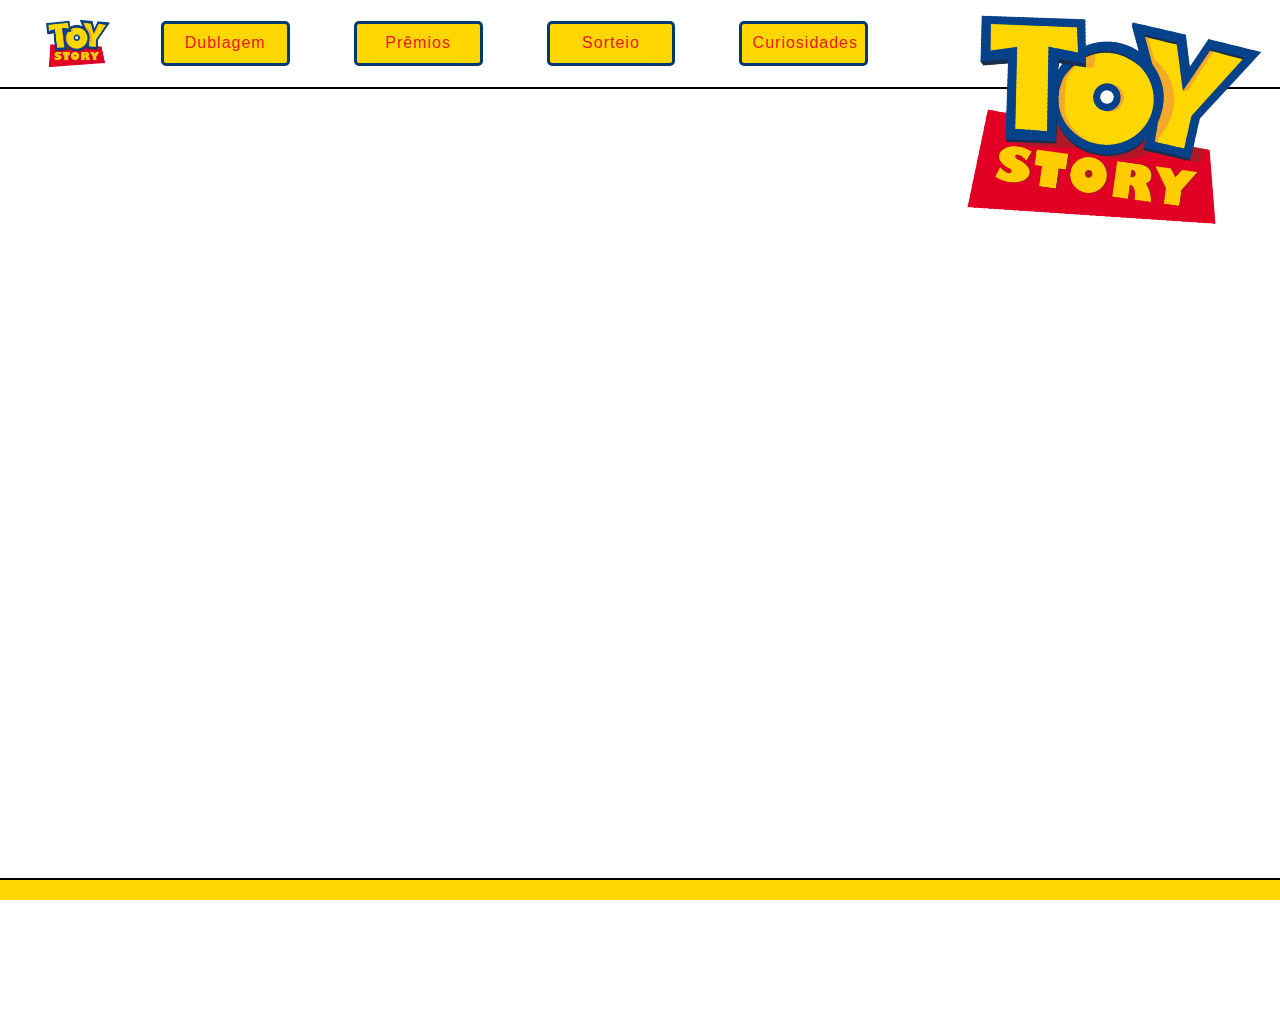
<file: Index.html>
<!DOCTYPE html>
<html lang="pt-br">
<head>
    <meta charset="UTF-8">
    <meta name="viewport" content="width=device-width, initial-scale=1.0">
    <title>Layout com CSS Grid e Iframes</title>
    <link rel="stylesheet" href="style.css">
    
</head>
<body>
    <div class="grid-container">
        <header class="header">
            <img src="toy-story-seeklogo.png" alt="Logo" class="mainlogo">
            <a href = "article.html" target = "article"> <img src="toy-story-seeklogo.png" alt="Logo" class="logo"></a>
            <div class = "botoes">
                <a href = "dublagem.html" target = "article" class="nav"> Dublagem</a>
                <a href = "Premios.html" target = "article" class="nav"> Prêmios</a>
                <a href = "sorteio.html" target = "article" class="nav">Sorteio</a>
                <a href = "curiosidades.html" target = "article" class="nav">Curiosidades</a>
        </header>

    

        <div class="main-content">
           
                <iframe src="article.html" frameborder="0"  name = "article"></iframe>
        
        </div>
         <footer class="footer">
        
        </footer>
    </div>
</body>
</html>
</file>
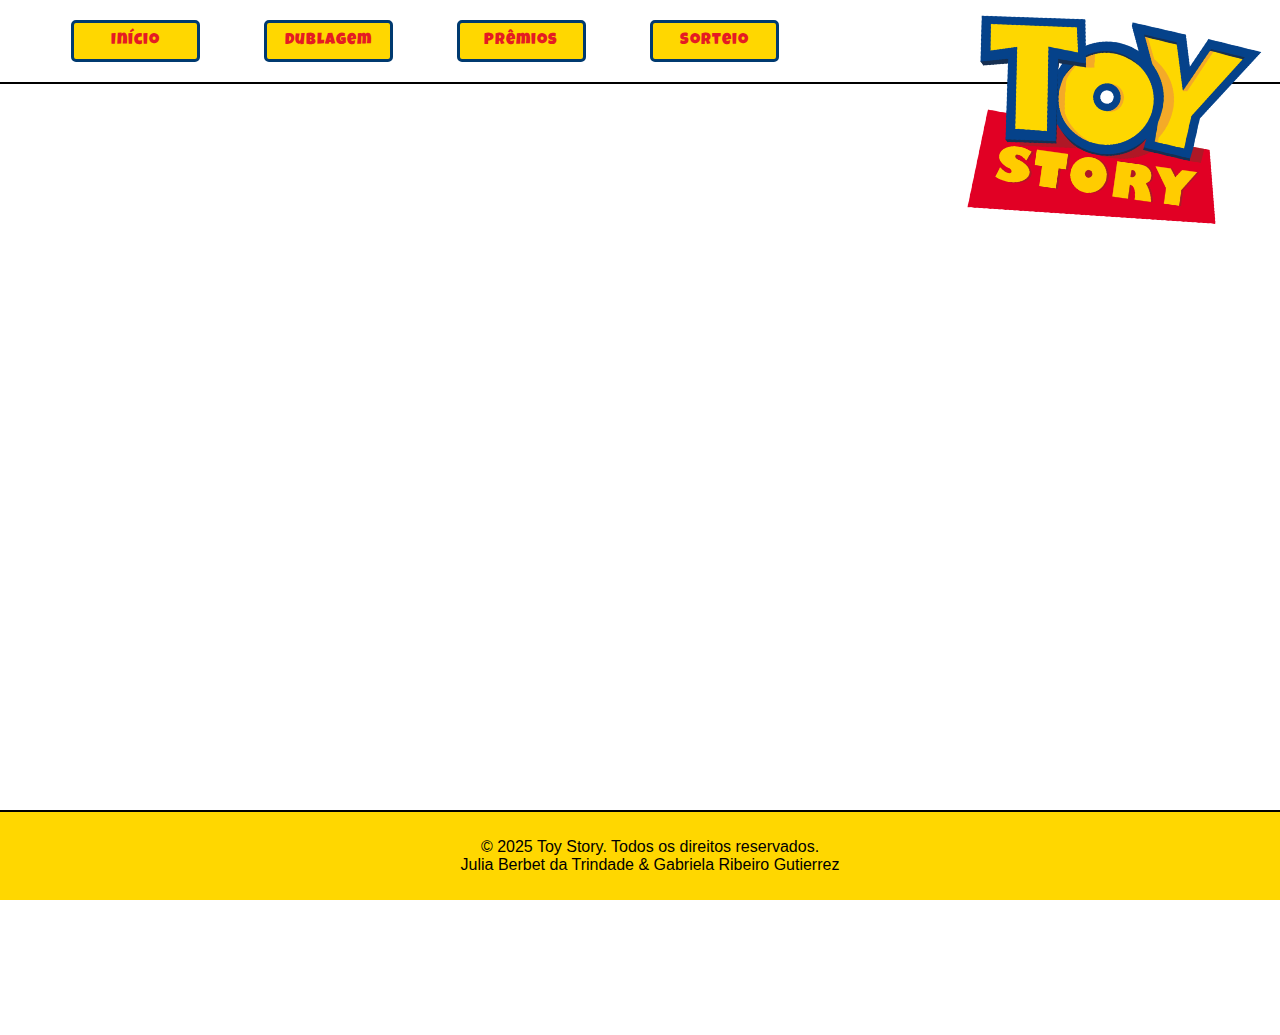
<file: index.html>
<!DOCTYPE html>
<html lang="pt-br">

<head>
    <meta charset="UTF-8">
    <meta name="viewport" content="width=device-width, initial-scale=1.0">
    <title>Toy Story </title>
    <link rel="stylesheet" href="style.css">
    <link href="https://fonts.googleapis.com/css2?family=Luckiest+Guy&display=swap" rel="stylesheet">

</head>

<body>
    <div class="grid-container">
        <header class="header">
         <img src="fotos/toy-story-seeklogo.png" alt="Logo" class="mainlogo">
            <div class="botoes">
                <a href="article.html" target="article" class="nav" name="active"> Início</a>
                <a href="dublagem.html" target="article" class="nav"> Dublagem</a>
                <a href="premios.html" target="article" class="nav"> Prêmios</a>
                <a href="sorteio.html" target="article" class="nav">Sorteio</a>
               
        </header>



        <div class="main-content">
            <iframe src="article.html" frameborder="0" name="article"></iframe>
        </div>
        <footer class="footer">
            <p>© 2025 Toy Story. Todos os direitos reservados.<br>
           
                Julia Berbet da Trindade & Gabriela Ribeiro Gutierrez
            </p>
        </footer>
    </div>

    

</body>


</html>
</file>
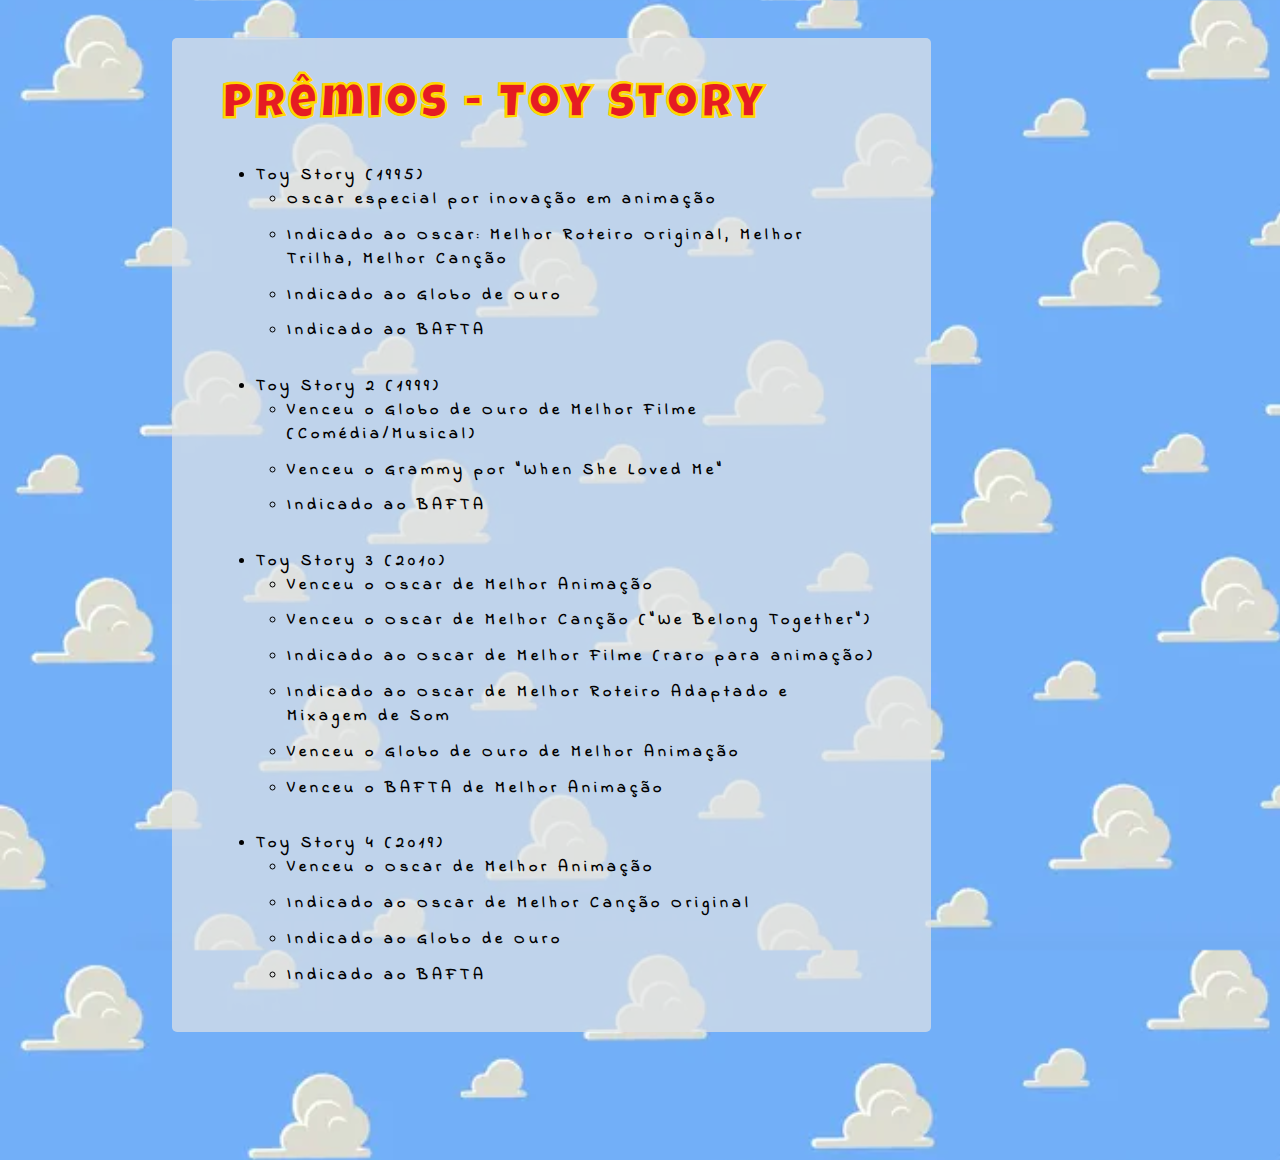
<file: premios.html>
<!DOCTYPE html>
<html lang="en">

<head>
    <meta charset="UTF-8">
    <meta name="viewport" content="width=device-width, initial-scale=1.0">
    <title>Prêmios - Toy Story</title>
    <link rel="stylesheet" href="premios.css">
     <link href="https://fonts.googleapis.com/css2?family=Luckiest+Guy&display=swap" rel="stylesheet">
    <style>
        @import url('https://fonts.googleapis.com/css2?family=Indie+Flower&display=swap');
    </style>
</head>

<body>
    <div class="list">
        <h1>Prêmios - Toy Story</h1>
        <ul>
            <li><strong>Toy Story (1995)</strong>
                <ul>
                    <li>Oscar especial por inovação em animação</li>
                    <li>Indicado ao Oscar: Melhor Roteiro Original, Melhor Trilha, Melhor Canção</li>
                    <li>Indicado ao Globo de Ouro</li>
                    <li>Indicado ao BAFTA</li>
                </ul>
            </li>

            <li><strong>Toy Story 2 (1999)</strong>
                <ul>
                    <li>Venceu o Globo de Ouro de Melhor Filme (Comédia/Musical)</li>
                    <li>Venceu o Grammy por "When She Loved Me"</li>
                    <li>Indicado ao BAFTA</li>
                </ul>
            </li>

            <li><strong>Toy Story 3 (2010)</strong>
                <ul>
                    <li>Venceu o Oscar de Melhor Animação</li>
                    <li>Venceu o Oscar de Melhor Canção ("We Belong Together")</li>
                    <li>Indicado ao Oscar de Melhor Filme (raro para animação)</li>
                    <li>Indicado ao Oscar de Melhor Roteiro Adaptado e Mixagem de Som</li>
                    <li>Venceu o Globo de Ouro de Melhor Animação</li>
                    <li>Venceu o BAFTA de Melhor Animação</li>
                </ul>
            </li>

            <li><strong>Toy Story 4 (2019)</strong>
                <ul>
                    <li>Venceu o Oscar de Melhor Animação</li>
                    <li>Indicado ao Oscar de Melhor Canção Original</li>
                    <li>Indicado ao Globo de Ouro</li>
                    <li>Indicado ao BAFTA</li>
                </ul>
            </li>
        </ul>
    </div>
    <br><br><br><br><br>
</body>

</html>
</file>
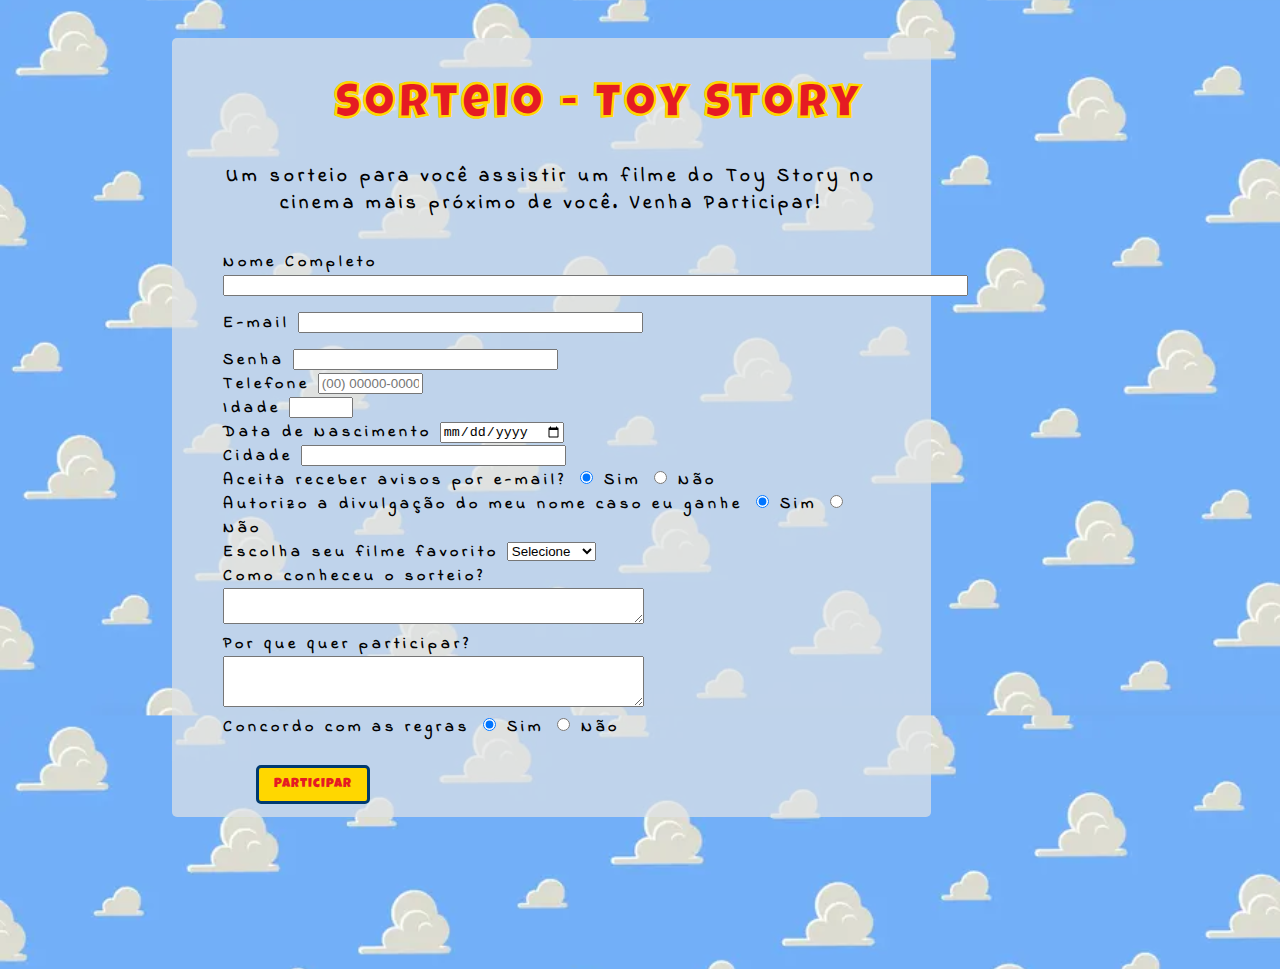
<file: sorteio.html>
<!DOCTYPE html>
<html lang="en">

<head>
    <meta charset="UTF-8">
    <meta name="viewport" content="width=device-width, initial-scale=1.0">
    <title>Sorteio - Toy Story</title>
    <link rel="stylesheet" href="sorteio.css">
    <link href="https://fonts.googleapis.com/css2?family=Luckiest+Guy&display=swap" rel="stylesheet">
    <style>
        @import url('https://fonts.googleapis.com/css2?family=Indie+Flower&display=swap');
    </style>
</head>

<body>
   
    <div class="formu">
         <h1>Sorteio - Toy Story</h1>
    <h3>Um sorteio para você assistir um filme do Toy Story no cinema mais próximo de você. Venha Participar!</h3>
        <form>
            <div class="nome">
                <label for="nome">Nome Completo</label>
                <input type="text" id="nome" size="90%">
            </div>
            <div class="email">
                <label for="email">E-mail</label>
                <input type="email" id="email" size="40%">
            </div>
            <div class="senha">
                <label for="senha">Senha</label>
                <input type="password" id="senha" size="30%">
            </div>
            <div class="tel">
                <label for="tel">Telefone</label>
                <input type="tel" id="tel" size="10%" placeholder="(00) 00000-0000">
            </div>
            <div class="age">
                <label for="age">Idade</label>
                <input class="inputage" type="number" id="age" min="0" max="120">
            </div>
            <div class="born">
                <label for="born">Data de Nascimento</label>
                <input type="date" id="born">
            </div>
            <div class="city">
                <label for="city">Cidade</label>
                <input type="text" id="city" size="30%">
            </div>
            <div class="aviso">
                <label for="aviso">Aceita receber avisos por e-mail?</label>
                <input type="radio" name="aviso" value="sim" checked>
                <label for="aviso">Sim</label>
                <input type="radio" name="aviso" value="nao">
                <label for="aviso">Não</label>
            </div>
            <div class="divu">
                <label for="divu">Autorizo a divulgação do meu nome caso eu ganhe</label>
                <input type="radio" name="divu" value="sim" checked>
                <label for="aviso">Sim</label>
                <input type="radio" name="divu" value="nao">
                <label for="aviso">Não</label>
            </div>
            <div class="escolha">
                <label for="escolhe">Escolha seu filme favorito</label>
                <select name="filme" size="1">
                    <option value="vazio">Selecione</option>
                    <option value="ts1">Toy Story</option>
                    <option value="ts2">Toy Story 2</option>
                    <option value="ts3">Toy Story 3</option>
                    <option value="ts4">Toy Story 4</option>
                </select>
            </div>
            <div class="know">
                <label for="know">Como conheceu o sorteio?</label><br>
                <textarea id="know" rows="2" cols="50"></textarea>
            </div>
            <div class="why">
                <label for="why">Por que quer participar?</label><br>
                <textarea id="why" rows="3" cols="50"></textarea>
            </div>
            <div class="agree">
                <label for="agree">Concordo com as regras</label>
                <input type="radio" name="agree" value="sim" checked>
                <label for="aviso">Sim</label>
                <input type="radio" name="agree" value="nao">
                <label for="aviso">Não</label>
            </div>
            <div class="submit">
                <button type="submit" id="submit">Participar</button>
            </div>
        </form>
    </div>
    <br><br><br><br><br><br>


</body>

</html>
</file>
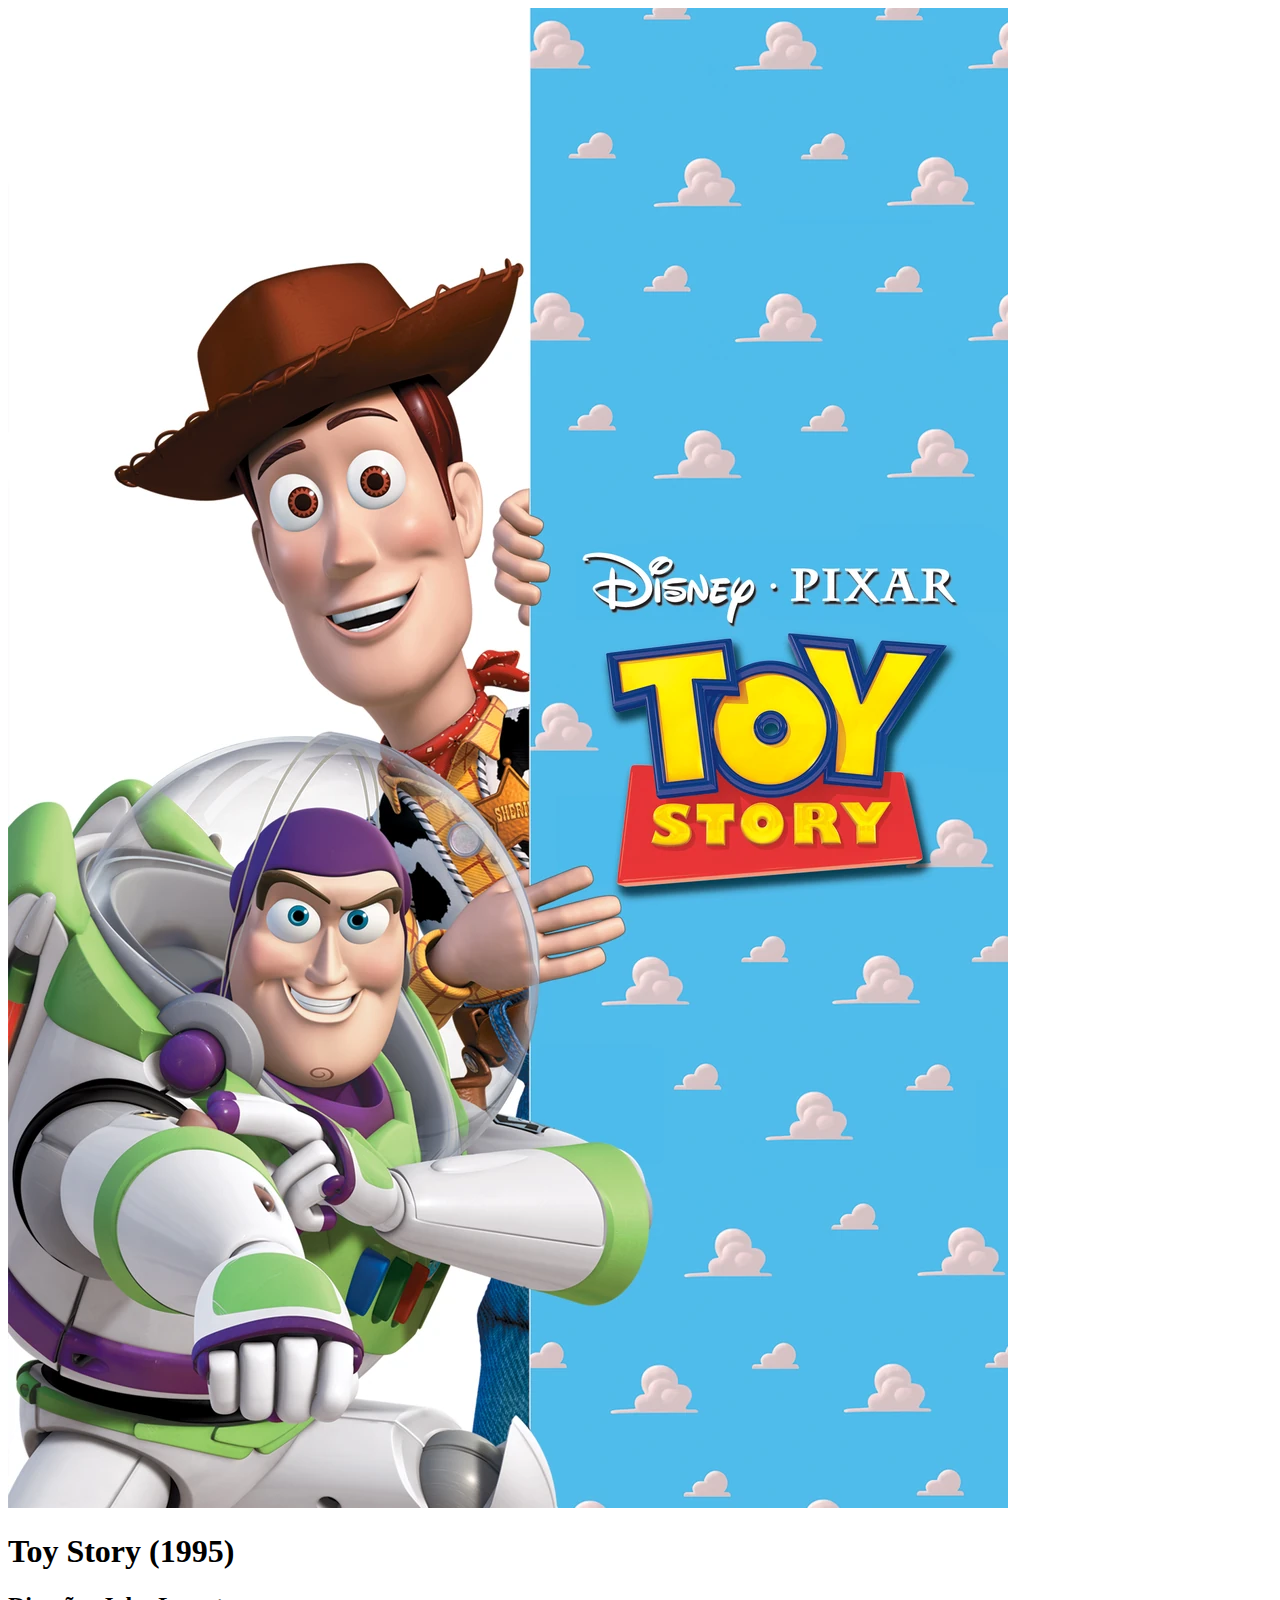
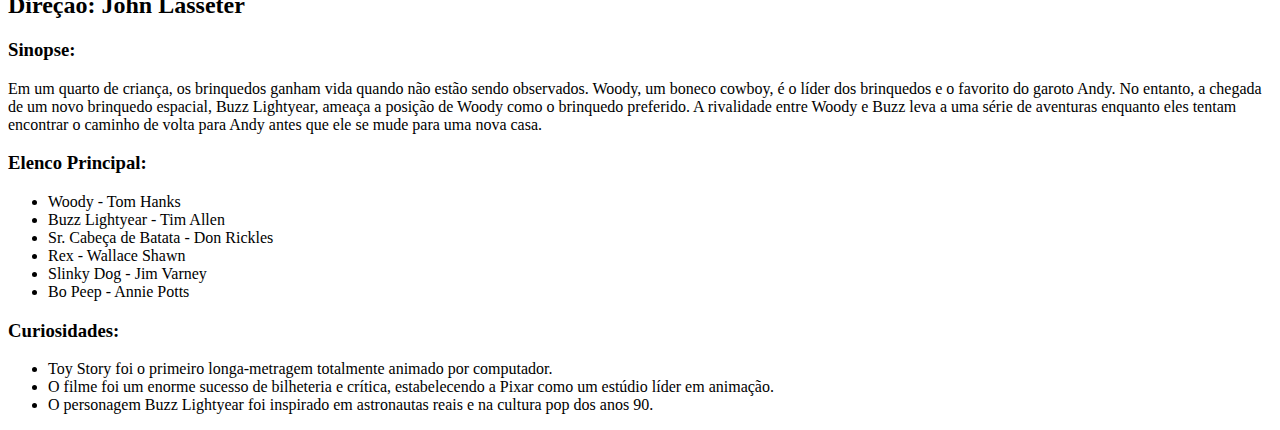
<file: ToyStory1.html>
<!DOCTYPE html>
<html lang="pt-br">

<head>
    <meta charset="UTF-8">
    <meta name="viewport" content="width=-, initial-scale=1.0">
    <title>Toy Story</title>
    <style>

    </style>


</head>

<body>
    <div class="tudo">
    <div class="foto">
       <img src="fotos/Toy_Story1.jpg" alt="Toy Story 1">
    </div>
<div class="conteudo">
    <h1>Toy Story (1995)</h1>
    <h2>Direção: John Lasseter</h2>
    <h3>Sinopse:</h3>
    <p>Em um quarto de criança, os brinquedos ganham vida quando não estão sendo observados. Woody, um boneco cowboy, é o líder dos brinquedos e o favorito do garoto Andy. No entanto, a chegada de um novo brinquedo espacial, Buzz Lightyear, ameaça a posição de Woody como o brinquedo preferido. A rivalidade entre Woody e Buzz leva a uma série de aventuras enquanto eles tentam encontrar o caminho de volta para Andy antes que ele se mude para uma nova casa.</p>
    <h3>Elenco Principal:</h3>
    <ul>
        <li>Woody - Tom Hanks</li>
        <li>Buzz Lightyear - Tim Allen</li>
        <li>Sr. Cabeça de Batata - Don Rickles</li>
        <li>Rex - Wallace Shawn</li>
        <li>Slinky Dog - Jim Varney</li>
        <li>Bo Peep - Annie Potts</li>
    </ul>
    <h3>Curiosidades:</h3>
    <ul>
        <li>Toy Story foi o primeiro longa-metragem totalmente animado por computador.</li>
        <li>O filme foi um enorme sucesso de bilheteria e crítica, estabelecendo a Pixar como um estúdio líder em animação.</li>
        <li>O personagem Buzz Lightyear foi inspirado em astronautas reais e na cultura pop dos anos 90.</li>
    </ul>
</div>

</body>

</html>
</file>
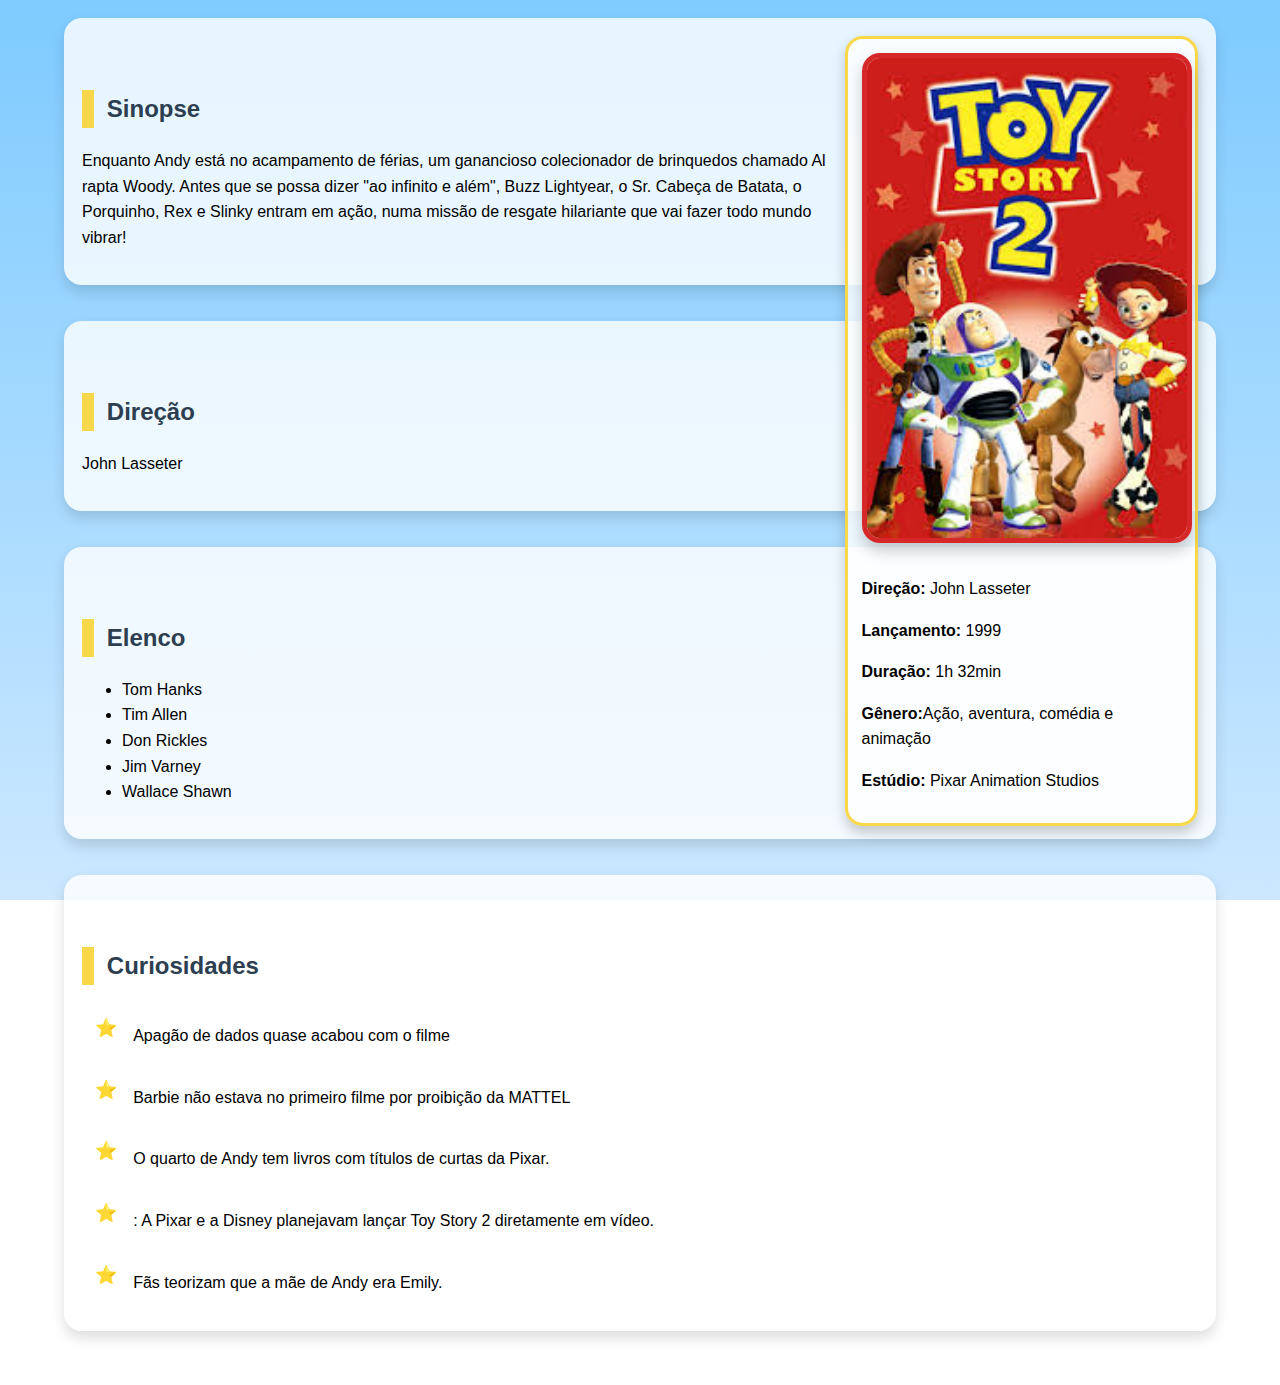
<file: ToyStory2.html>
<!DOCTYPE html>
<html lang="pt-br">
<head>
<meta charset="UTF-8">
<meta name="viewport" content="width=device-width, initial-scale=1.0">
<title>Toy Story (1995) – Wiki</title>

<style>

body {
    background: linear-gradient(#7ecbff, #cce8ff);
    background-attachment: fixed;
    font-family: Arial, sans-serif;
    line-height: 1.6;
    margin: 0;
    padding: 2vh;
    max-width: 90vw;
    margin-left: auto;
    margin-right: auto;
}


h1 {
    color: #2c3e50;
    text-align: center;
    margin-bottom: 4vh;
}

h2 {
    color: #2c3e50;
    border-left: 1vw solid #F8D74A;
    padding-left: 1vw;
    margin-top: 6vh;
}


.infobox {
    float: right;
    width: 25vw;               /* antes: 220px */
    background: #ffffffcc;
    padding: 1.5vh;
    border: 0.3vw solid #F8D74A;
    border-radius: 2vh;
    box-shadow: 0 0.5vw 1vw #0003;
    margin: 2vh;
}


.poster {
    width: 100%;
    border-radius: 2vh;
    border: 0.4vw solid #D62828;
    box-shadow: 0 0.6vw 1.2vw #0003;
    margin-bottom: 1vh;
}


.box {
    background: #ffffffcc;
    padding: 2vh;
    border-radius: 2vh;
    box-shadow: 0 0.5vw 1vw #0002;
    margin-bottom: 4vh;
}


.curios {
    width: 100%;
    border-collapse: collapse;
    margin-top: 2vh;
}

.curios td {
    padding: 2vh 0 2vh 4vw;
    border: none;
    position: relative;
}

.curios td::before {
    content: "⭐";
    position: absolute;
    left: 1vw;
    top: 1vh;
    color: #F8D74A;
    font-size: 2vh;
}

.curios td:hover {
    background: #ffffff66;
    border-radius: 2vh;
    transition: 0.2s;
}
</style>
</head>
<body>



<!-- INFOBOX -->
<div class="infobox">
    <img src="fotos/toy_story2.jpeg" alt="Toy Story Poster" class="poster">
    <p><strong>Direção:</strong> John Lasseter</p>
    <p><strong>Lançamento:</strong> 1999</p>
    <p><strong>Duração:</strong> 1h 32min</p>
    <p><strong>Gênero:</strong>Ação, aventura, comédia e animação</p>
    <p><strong>Estúdio:</strong> Pixar Animation Studios</p>
</div>

<!-- SINOPSE -->
<div class="box">
    <h2>Sinopse</h2>
    <p>
    Enquanto Andy está no acampamento de férias, um ganancioso colecionador de brinquedos chamado Al rapta Woody. Antes que se possa dizer "ao infinito e além", Buzz Lightyear, o Sr. Cabeça de Batata, o Porquinho, Rex e Slinky entram em ação, numa missão de resgate hilariante que vai fazer todo mundo vibrar!
    </p>
</div>

<!-- DIREÇÃO -->
<div class="box">
    <h2>Direção</h2>
    <p>John Lasseter</p>
</div>

<!-- ELENCO -->
<div class="box">
    <h2>Elenco</h2>
    <ul>
        <li>Tom Hanks </li>
        <li>Tim Allen </li>
        <li>Don Rickles </li>
        <li>Jim Varney </li>
        <li>Wallace Shawn </li>
    </ul>
</div>

<!-- CURIOSIDADES -->
<div class="box">
    <h2>Curiosidades</h2>

    <table class="curios">
        <tr>
            <td>Apagão de dados quase acabou com o filme</td>
        </tr>
        <tr>
            <td>Barbie não estava no primeiro filme por proibição da MATTEL</td>
        </tr>
        <tr>
            <td>O quarto de Andy tem livros com títulos de curtas da Pixar.</td>
        </tr>
        <tr>
            <td>: A Pixar e a Disney planejavam lançar Toy Story 2 diretamente em vídeo.</td>
        </tr>
        <tr>
            <td>Fãs teorizam que a mãe de Andy era Emily.</td>
        </tr>
    </table>
</div>

</body>
</html>
</file>
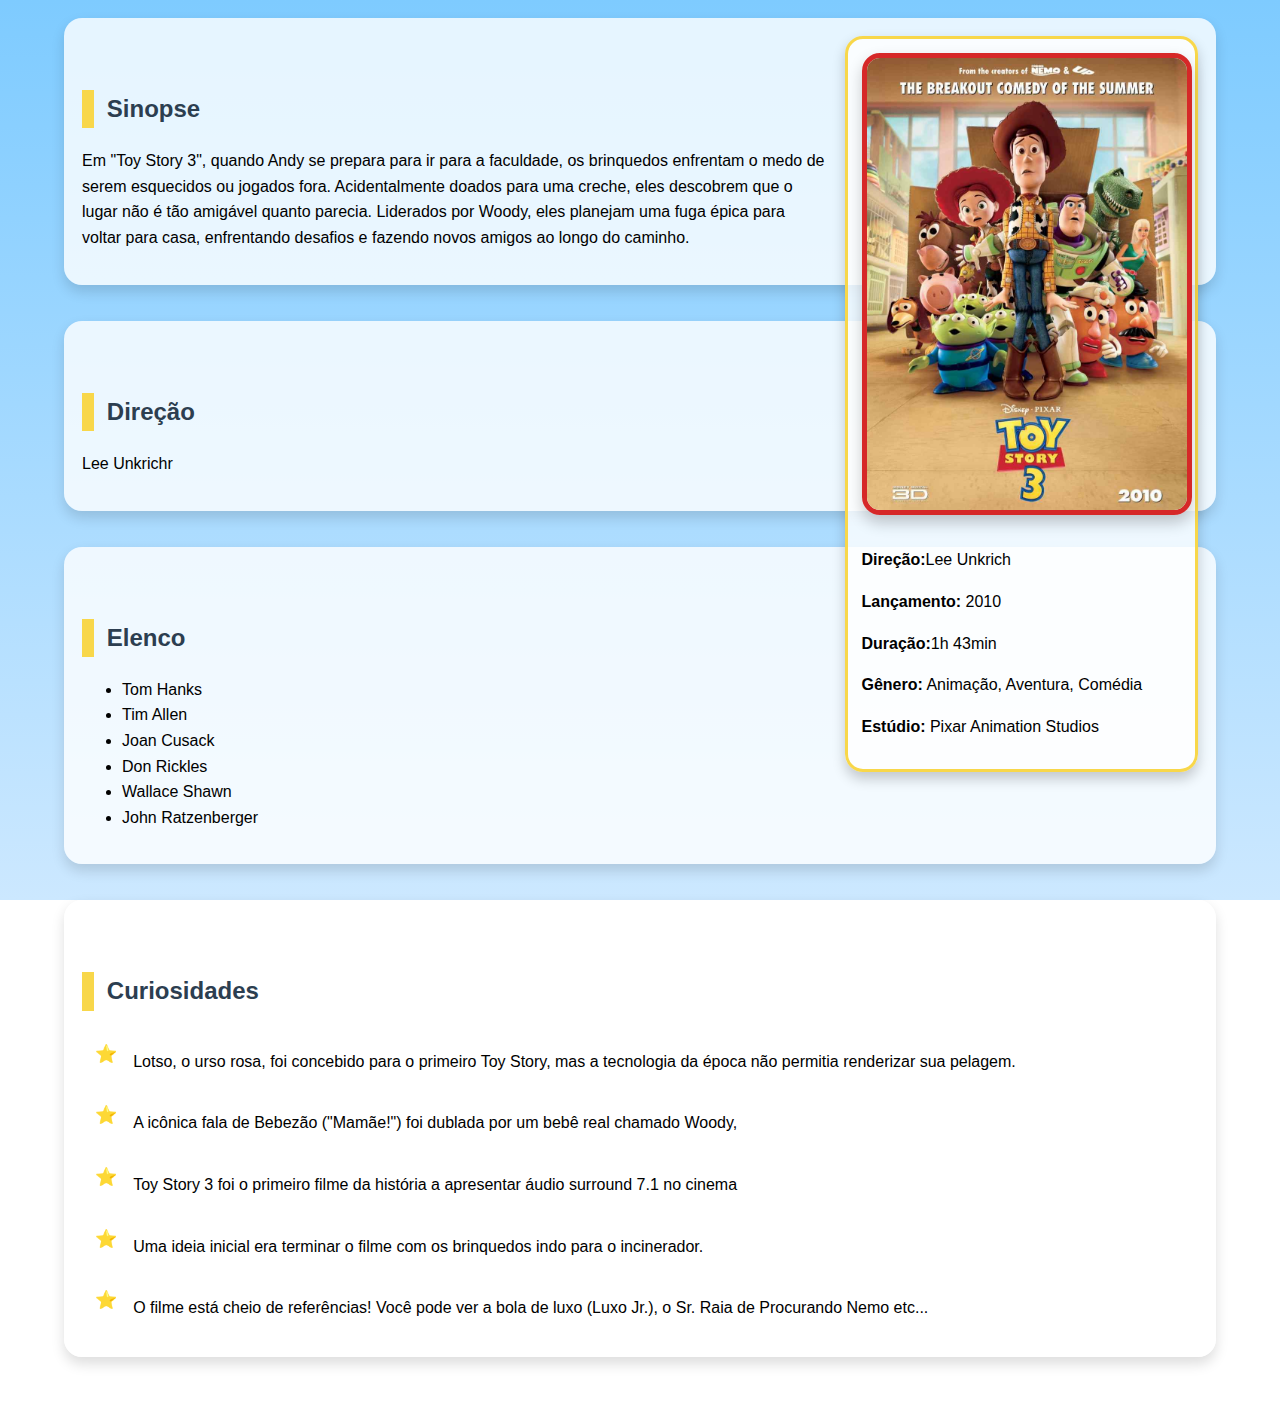
<file: ToyStory3.html>
<!DOCTYPE html>
<html lang="pt-br">
<head>
<meta charset="UTF-8">
<meta name="viewport" content="width=device-width, initial-scale=1.0">
<title>Toy Story 3</title>

<style>
/* Fundo estilo céu */
body {
    background: linear-gradient(#7ecbff, #cce8ff);
    background-attachment: fixed;
    font-family: Arial, sans-serif;
    line-height: 1.6;
    margin: 0;
    padding: 2vh;
    max-width: 90vw;
    margin-left: auto;
    margin-right: auto;
}

/* Títulos estilo wiki com faixa amarela */
h1 {
    color: #2c3e50;
    text-align: center;
    margin-bottom: 4vh;
}

h2 {
    color: #2c3e50;
    border-left: 1vw solid #F8D74A;
    padding-left: 1vw;
    margin-top: 6vh;
}

/* =============================
   INFOBOX AO LADO
   ============================= */
.infobox {
    float: right;
    width: 25vw;               /* antes: 220px */
    background: #ffffffcc;
    padding: 1.5vh;
    border: 0.3vw solid #F8D74A;
    border-radius: 2vh;
    box-shadow: 0 0.5vw 1vw #0003;
    margin: 2vh;
}

/* Poster dentro da infobox */
.poster {
    width: 100%;
    border-radius: 2vh;
    border: 0.4vw solid #D62828;
    box-shadow: 0 0.6vw 1.2vw #0003;
    margin-bottom: 1vh;
}

/* =============================
   CAIXAS DE TEXTO (SINOPSE ETC)
   ============================= */
.box {
    background: #ffffffcc;
    padding: 2vh;
    border-radius: 2vh;
    box-shadow: 0 0.5vw 1vw #0002;
    margin-bottom: 4vh;
}

/* =============================
   TABELA INVISÍVEL – CURIOSIDADES
   ============================= */
.curios {
    width: 100%;
    border-collapse: collapse;
    margin-top: 2vh;
}

.curios td {
    padding: 2vh 0 2vh 4vw;
    border: none;
    position: relative;
}

/* Estrelinha no lugar de bolinha */
.curios td::before {
    content: "⭐";
    position: absolute;
    left: 1vw;
    top: 1vh;
    color: #F8D74A;
    font-size: 2vh;
}

/* Pequeno efeito quando passa o mouse */
.curios td:hover {
    background: #ffffff66;
    border-radius: 2vh;
    transition: 0.2s;
}

</style>
</head>
<body>



<!-- INFOBOX -->
<div class="infobox">
    <img src="fotos/Toy_Story3.jpg" alt="Toy Story Poster" class="poster">
    <p><strong>Direção:</strong>Lee Unkrich</p>
    <p><strong>Lançamento:</strong> 2010</p>
    <p><strong>Duração:</strong>1h 43min</p>
    <p><strong>Gênero:</strong> Animação, Aventura, Comédia</p>
    <p><strong>Estúdio:</strong> Pixar Animation Studios</p>
</div>

<!-- SINOPSE -->
<div class="box">
    <h2>Sinopse</h2>
    <p>
       Em "Toy Story 3", quando Andy se prepara para ir para a faculdade, os brinquedos enfrentam o medo de serem esquecidos ou jogados fora. Acidentalmente doados para uma creche, eles descobrem que o lugar não é tão amigável quanto parecia. Liderados por Woody, eles planejam uma fuga épica para voltar para casa, enfrentando desafios e fazendo novos amigos ao longo do caminho.
    </p>
</div>

<!-- DIREÇÃO -->
<div class="box">
    <h2>Direção</h2>
    <p>Lee Unkrichr</p>
</div>

<!-- ELENCO -->
<div class="box">
    <h2>Elenco</h2>
    <ul>
     <li>Tom Hanks</li>  
       <li>Tim Allen</li>
      <li>Joan Cusack</li> 
       <li> Don Rickles</li>
       <li>Wallace  Shawn</li>  
       <li>  John Ratzenberger</li>  
        
    </ul>
</div>

<!-- CURIOSIDADES -->
<div class="box">
    <h2>Curiosidades</h2>

    <table class="curios">
        <tr>
            <td> Lotso, o urso rosa, foi concebido para o primeiro Toy Story, mas a tecnologia da época não permitia renderizar sua pelagem.</td>
        </tr>
        <tr>
            <td>A icônica fala de Bebezão ("Mamãe!") foi dublada por um bebê real chamado Woody,</td>
        </tr>
        <tr>
            <td>Toy Story 3 foi o primeiro filme da história a apresentar áudio surround 7.1 no cinema</td>
        </tr>
        <tr>
            <td> Uma ideia inicial era terminar o filme com os brinquedos indo para o incinerador.</td>
        </tr>
        <tr>
            <td>O filme está cheio de referências! Você pode ver a bola de luxo (Luxo Jr.), o Sr. Raia de Procurando Nemo etc...</td>
        </tr>
    </table>
</div>

</body>
</html>
</file>
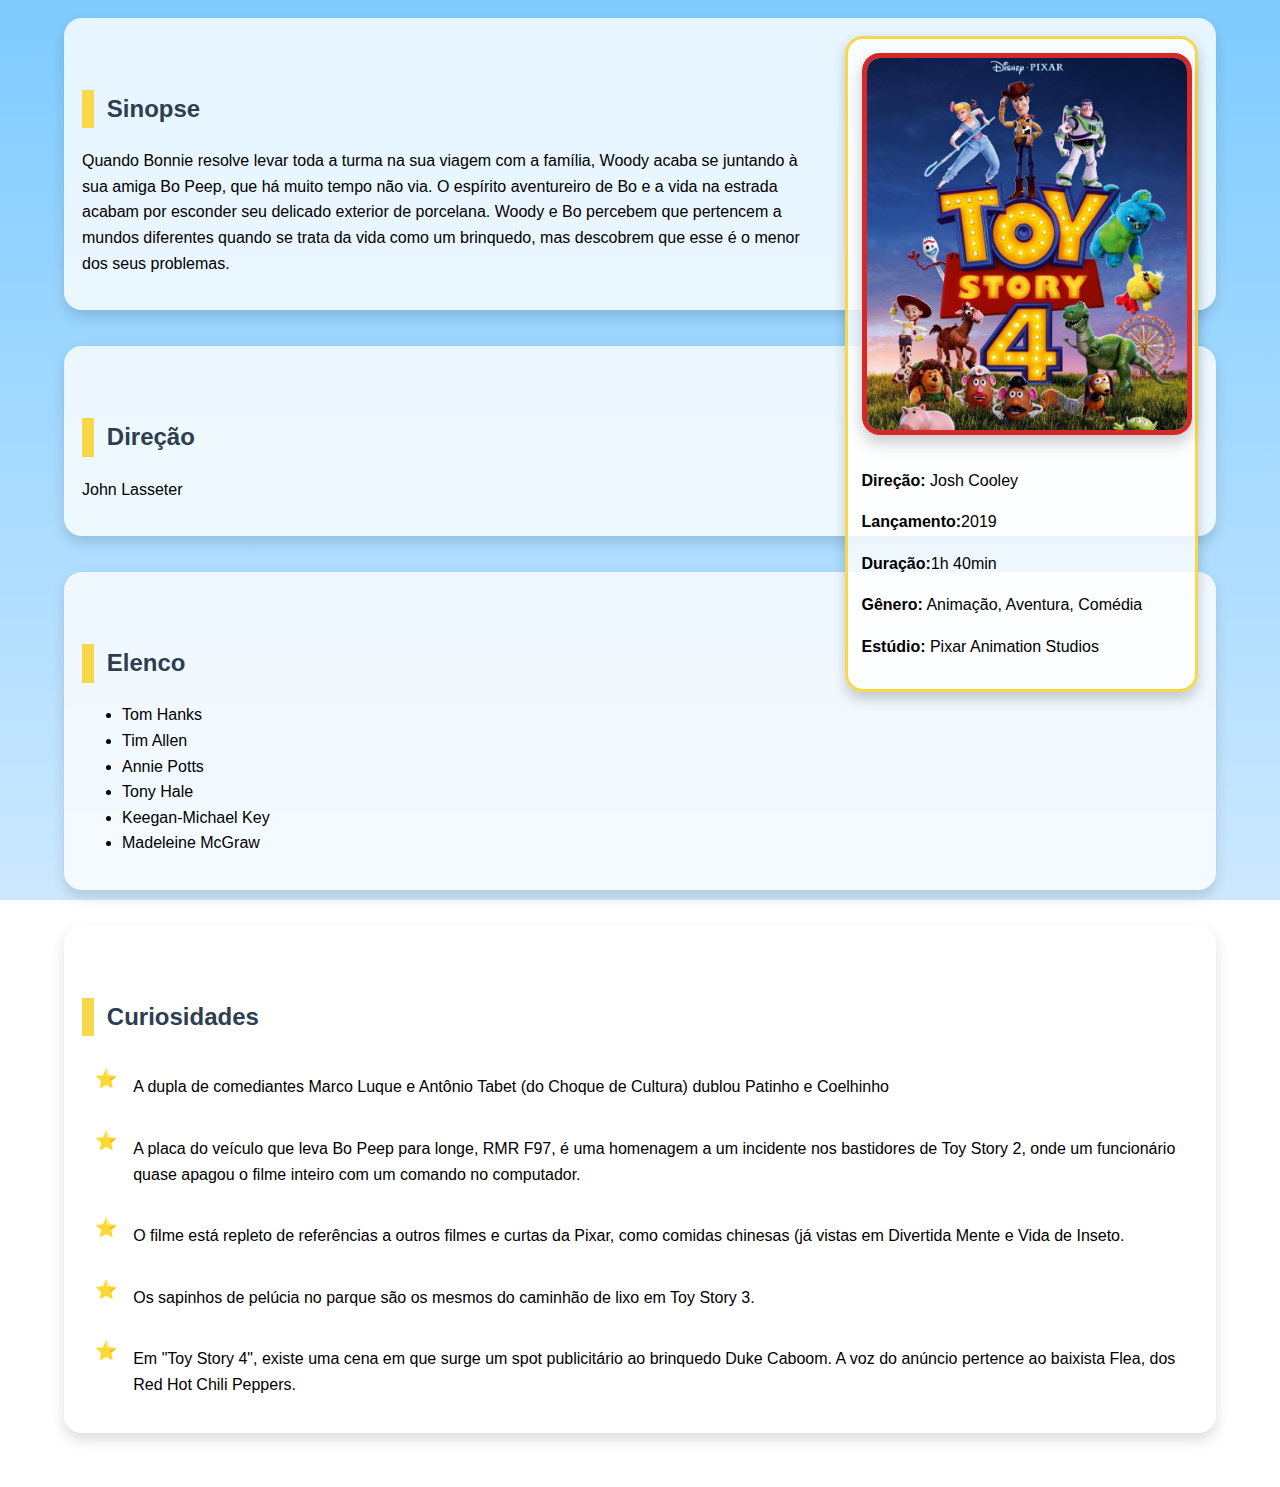
<file: ToyStory4.html>
<!DOCTYPE html>
<html lang="pt-br">
<head>
<meta charset="UTF-8">
<meta name="viewport" content="width=device-width, initial-scale=1.0">
<title>Toy Story 4</title>

<style>

body {
    background: linear-gradient(#7ecbff, #cce8ff);
    background-attachment: fixed;
    font-family: Arial, sans-serif;
    line-height: 1.6;
    margin: 0;
    padding: 2vh;
    max-width: 90vw;
    margin-left: auto;
    margin-right: auto;
}


h1 {
    color: #2c3e50;
    text-align: center;
    margin-bottom: 4vh;
}

h2 {
    color: #2c3e50;
    border-left: 1vw solid #F8D74A;
    padding-left: 1vw;
    margin-top: 6vh;
}


.infobox {
    float: right;
    width: 25vw;           
    background: #ffffffcc;
    padding: 1.5vh;
    border: 0.3vw solid #F8D74A;
    border-radius: 2vh;
    box-shadow: 0 0.5vw 1vw #0003;
    margin: 2vh;
}


.poster {
    width: 100%;
    border-radius: 2vh;
    border: 0.4vw solid #D62828;
    box-shadow: 0 0.6vw 1.2vw #0003;
    margin-bottom: 1vh;
}


.box {
    background: #ffffffcc;
    padding: 2vh;
    border-radius: 2vh;
    box-shadow: 0 0.5vw 1vw #0002;
    margin-bottom: 4vh;
}


.curios {
    width: 100%;
    border-collapse: collapse;
    margin-top: 2vh;
}

.curios td {
    padding: 2vh 0 2vh 4vw;
    border: none;
    position: relative;
}


.curios td::before {
    content: "⭐";
    position: absolute;
    left: 1vw;
    top: 1vh;
    color: #F8D74A;
    font-size: 2vh;
}


.curios td:hover {
    background: #ffffff66;
    border-radius: 2vh;
    transition: 0.2s;
}
</style>
</head>
<body>




<div class="infobox">
    <img src="fotos/toystory4.jpg" alt="Toy Story Poster" class="poster">
    <p><strong>Direção:</strong> Josh Cooley</p>
    <p><strong>Lançamento:</strong>2019</p>
    <p><strong>Duração:</strong>1h 40min</p>
    <p><strong>Gênero:</strong> Animação, Aventura, Comédia</p>
    <p><strong>Estúdio:</strong> Pixar Animation Studios</p>
</div>

<!-- SINOPSE -->
<div class="box">
    <h2>Sinopse</h2>
    <p>
        Quando Bonnie resolve levar toda a turma na sua viagem com a família, Woody acaba se juntando à sua amiga Bo Peep, que há muito tempo não via. O espírito aventureiro de Bo e a vida na estrada acabam por esconder seu delicado exterior de porcelana. Woody e Bo percebem que pertencem a mundos diferentes quando se trata da vida como um brinquedo, mas descobrem que esse é o menor dos seus problemas.
    </p>
</div>

<!-- DIREÇÃO -->
<div class="box">
    <h2>Direção</h2>
    <p>John Lasseter</p>
</div>

<!-- ELENCO -->
<div class="box">
    <h2>Elenco</h2>
    <ul>                                                                                         
      
        <li>Tom Hanks </li>
        <li>Tim Allen </li>
        <li>Annie Potts</li>
        <li>Tony Hale</li>
        <li>Keegan-Michael Key</li>
        <li>Madeleine McGraw</li>
    </ul>
</div>

<!-- CURIOSIDADES -->
<div class="box">
    <h2>Curiosidades</h2>

    <table class="curios">
        <tr>
            <td> A dupla de comediantes Marco Luque e Antônio Tabet (do Choque de Cultura) dublou Patinho e Coelhinho</td>
        </tr>
        <tr>
            <td> A placa do veículo que leva Bo Peep para longe, RMR F97, é uma homenagem a um incidente nos bastidores de Toy Story 2, onde um funcionário quase apagou o filme inteiro com um comando no computador.</td>
        </tr>
        <tr>
            <td>O filme está repleto de referências a outros filmes e curtas da Pixar, como comidas chinesas (já vistas em Divertida Mente e Vida de Inseto.</td>
        </tr>
        <tr>
            <td> Os sapinhos de pelúcia no parque são os mesmos do caminhão de lixo em Toy Story 3. </td>
        </tr>
        <tr>
            <td>Em "Toy Story 4", existe uma cena em que surge um spot publicitário ao brinquedo Duke Caboom. A voz do anúncio pertence ao baixista Flea, dos Red Hot Chili Peppers.</td>
        </tr>
    </table>
</div>

</body>
</html>
</file>
<file: style.css>
body,
html {
    margin: 0;
    padding: 0;
    height: 100%;
    font-family: sans-serif;
}


.grid-container {
    display: grid;
    grid-template-columns: 1fr;
    grid-template-rows: 15% 78% 7%;
    height: 100vh;
}


.header {

    background-color: rgb(255, 255, 255);
    color: white;
    text-align: center;
    padding: 20px;
    display: flex;
    border-bottom: solid 2px black;
    position: relative;
    overflow: visible;
     position: fixed;
    top: 0;
    left: 0;
    width: 100%;
    z-index: 1000;   

}



.main-content {
      display: flex;
    justify-content: center;
    align-items: center;
    height: 100vh;   /* << ISSO faz o article ocupar a tela inteira */
    width: 100%;
    margin: 0;
    padding: 0;
    grid-row: 2 / 3;
   
}

.article {
    height: 100%;

}

.footer {
    position: fixed;
    bottom: 0;
    left: 0;
    width: 100%;
    z-index: 1000; 
    grid-row: 3 / 4;
    background-color: #FFD700;
    text-align: center;
    padding: 10px;
    border-top: solid 2px black;
}

/* Estilizando os iframes */
iframe {
    width: 100%;
    height: 100%;
    border: none;
    /* Remove a borda padrão do iframe */
}





.botoes {
    display: flex;
    align-items: center;
    justify-content: baseline;
    gap: 5vw;
    margin-left: 4vw;



}

.nav {
    text-decoration: none;
    color: #E51B23;
    background-color: #FFD700;
    border-radius: 5px;
    padding: 0.8vw;
    font-family: 'Luckiest Guy', sans-serif;
    letter-spacing: 1px;
    border: #003A70, 3px solid;
    display: block;
    width: 8vw;


}


.botoes .nav:hover{
    background: #ffe866;
    transform: translateY(-4px);
}




.logo {
    display: flex;
    width: 5vw;
    height: auto;
    margin-left: 2vw;
    align-items: center;







}


.mainlogo {
    position: fixed;
    width: 22vw;
    transform: rotate(8deg);
    right: 30px;
    z-index: 9999;
    pointer-events: none;
    align-items: end;
}
</file>
<file: premios.css>
body {
    background-image: url(fotos/nuvens1.jpg );
    background-size: cover;
    background-repeat: repeat;
    background-size: 1700px;
    font-family: "Indie Flower", cursive;
    font-weight: 700;
    font-style: normal;
    color: black;
}

.list{
    background-color: rgba(224, 227, 230, 0.705);
    border-radius: 5px;
    margin-top: 3%;
    letter-spacing: 4px;
    margin-left: 13%;
    margin-right: 27%;
    padding: 1% 4%;
}

ul {
    margin-bottom: 5%;
    padding-left: 5%;
}

li {
    margin-bottom: 2%;
}

h1{
    font-family: 'Luckiest Guy', sans-serif;
    color: #E51B23;
    align-items: center;
    -webkit-text-stroke: 1px #FFD700 ;
    font-size: 300%;
}
</file>
<file: sorteio.css>
body {
    background-image: url(nuvens1.jpg );
    background-size: cover;
    background-repeat: repeat;
    background-size: 100%;
    font-family: "Indie Flower", cursive;
    font-weight: 700;
    font-style: normal;
    color: black;
}

.formu{
    background-color: rgba(224, 227, 230, 0.705);
    border-radius: 5px;
    margin-top: 3%;
    letter-spacing: 4px;
    margin-left: 13%;
    margin-right: 27%;
    padding: 1% 4%;
}

.nome{
    margin-top: 5%;
}

.senha, .email{
    display: inline-block;
    margin-top: 2%;
    margin-right: 5%;
}

#submit{
    margin-top: 4%;
    background-color: #FFD700;
    color: #E51B23;
    padding: 10px 15px;
    border: #003A70, 3px solid;
    border-radius: 5px;
    transition: 0.3s ease;
    font-family: 'Luckiest Guy', sans-serif;
    letter-spacing: 1px;
    margin-left: 5%;
}

#submit:hover {
    transform: translateY(-4px);
    
}

h1{
    font-family: 'Luckiest Guy', sans-serif;
    color: #E51B23;
    margin-left: 17%;
    -webkit-text-stroke: 1px #FFD700 ;
    font-size: 300%;
}

h3{
    letter-spacing: 4px;
    text-align: center;
}

.fac{
    background-color: #FFD700;
    border: #003A70 3px solid;
    color: #E51B23;
    font-size: large;
    display: flex;
    padding: 40px 10px;
    margin-left: 80%;
    margin-right: 3%;
    border-radius: 20px;
}

img{
    width: 50%;
}

.fac, .img{
    display: inline-block;
}
</file>
